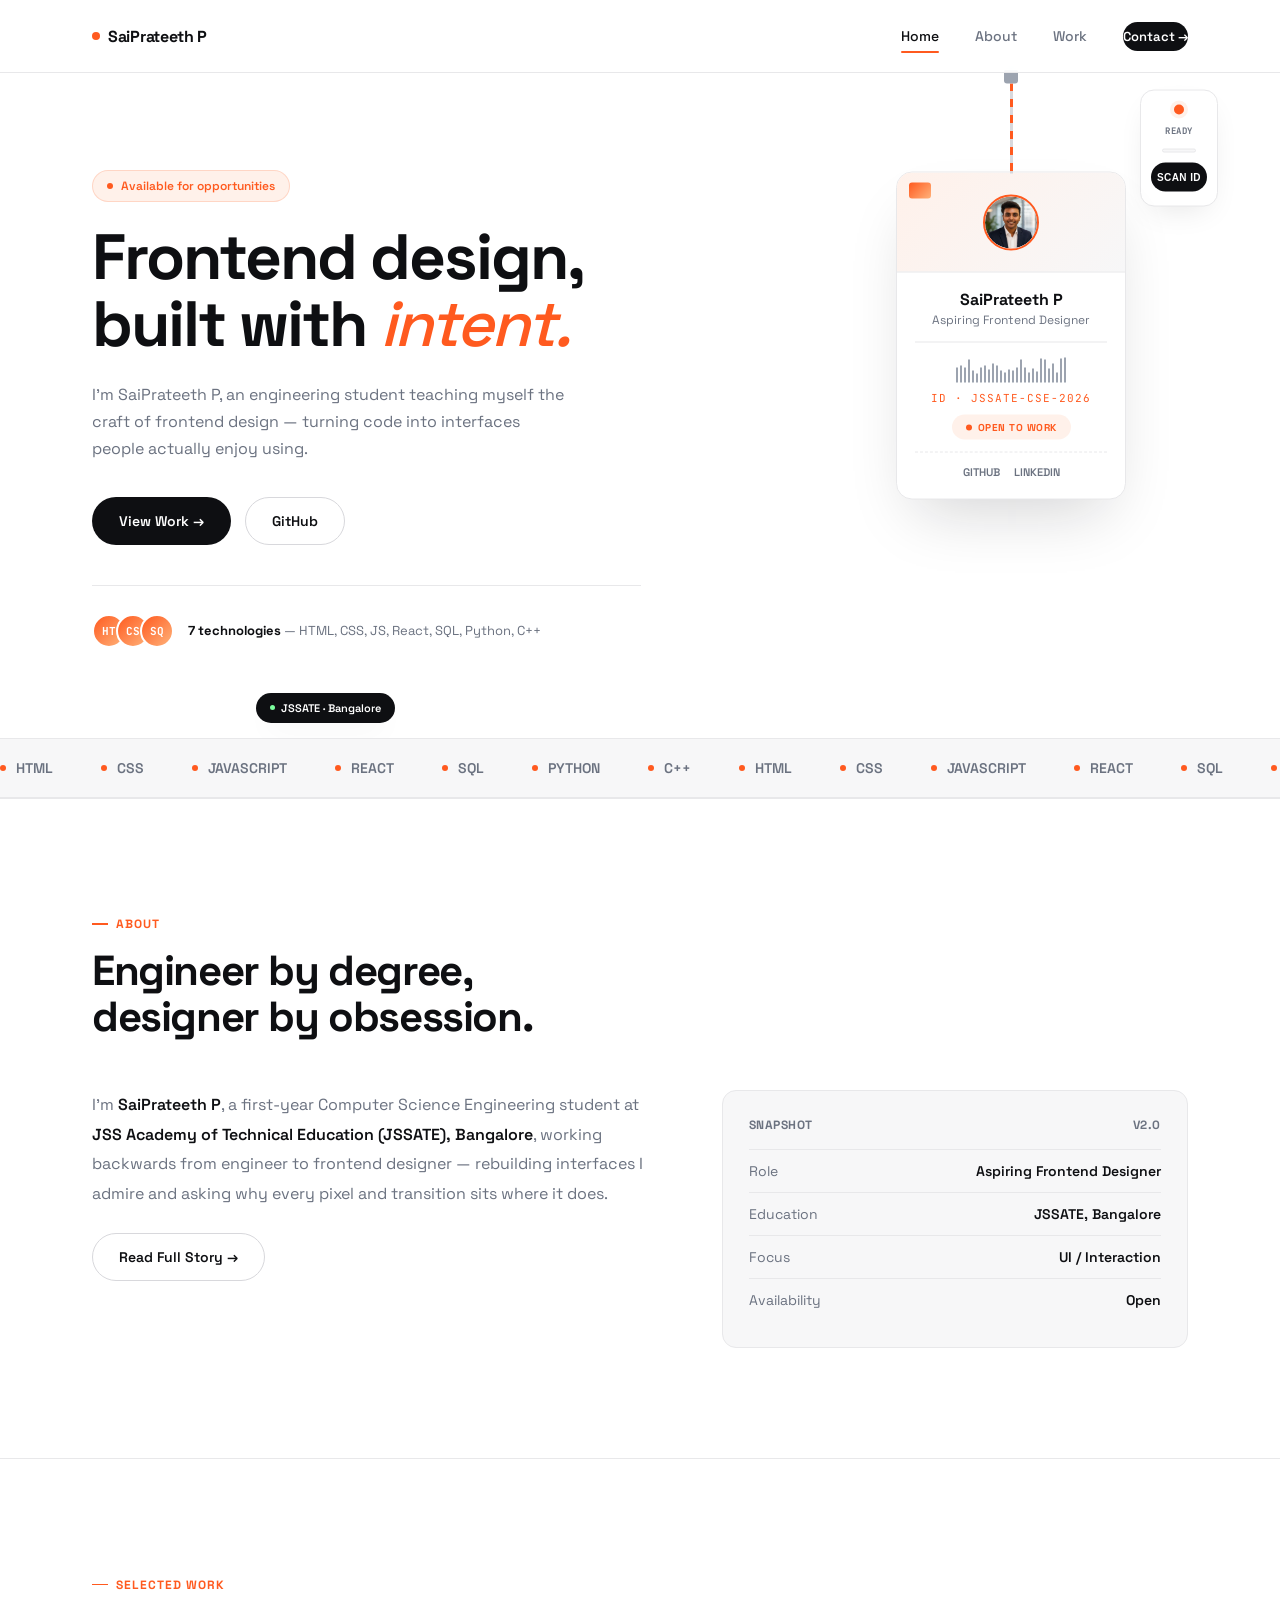
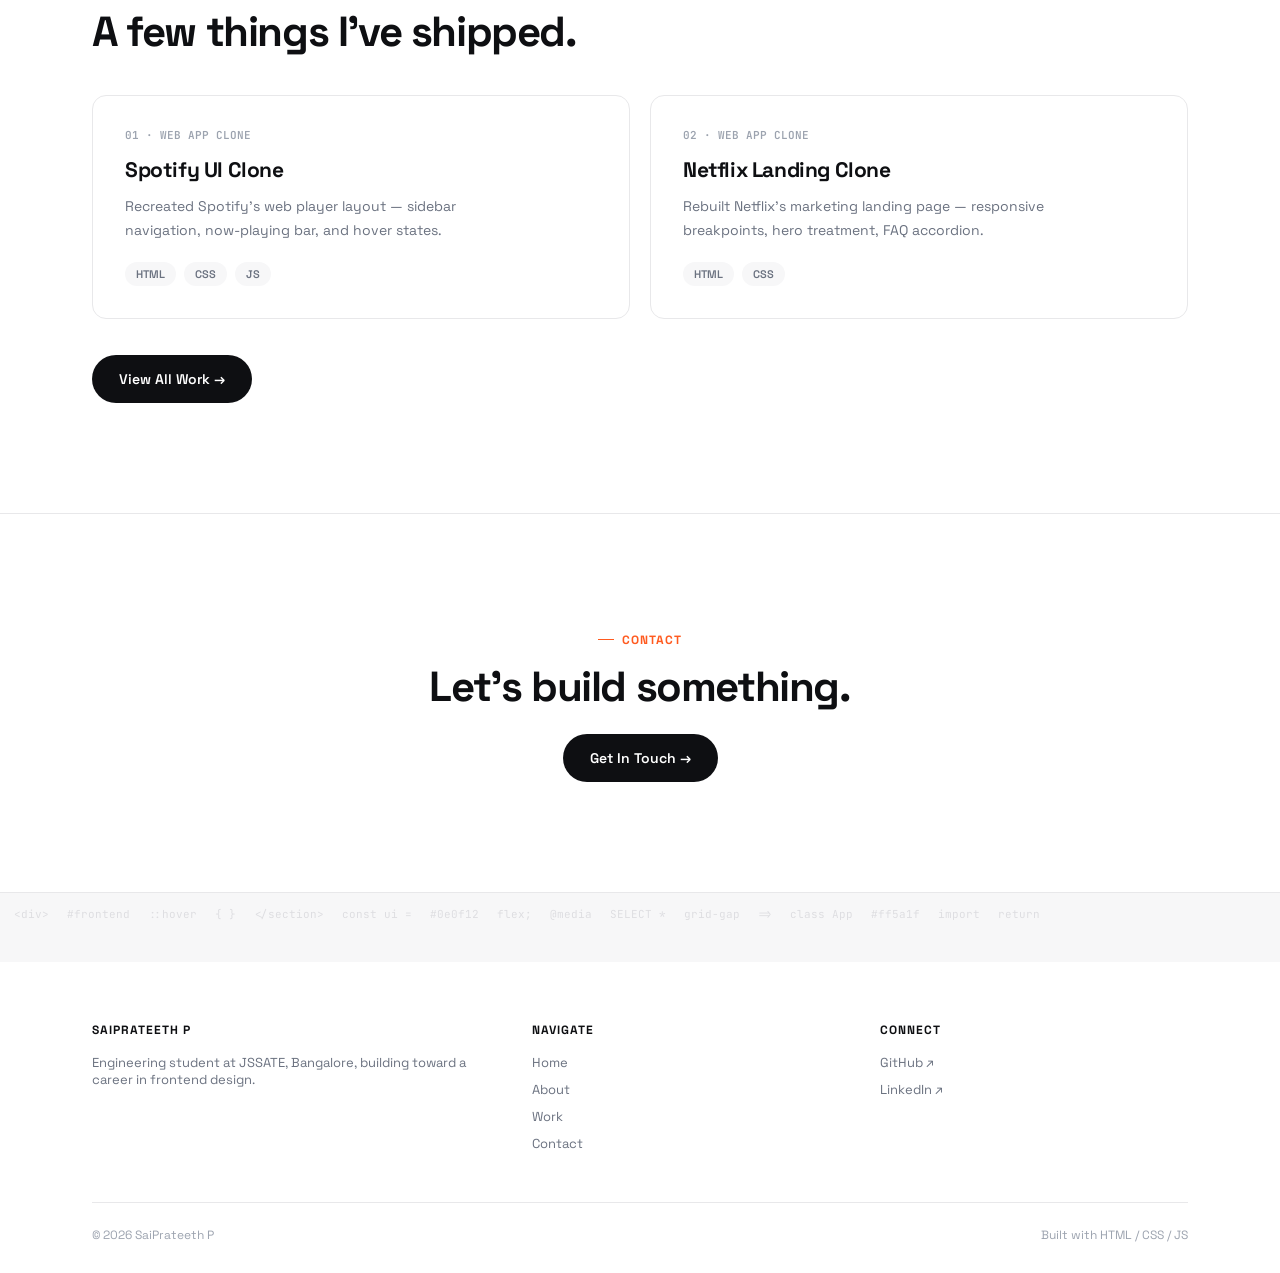
<file: index.html>
<!DOCTYPE html>
<html lang="en">
<head>
<meta charset="UTF-8">
<meta name="viewport" content="width=device-width, initial-scale=1.0">
<title>SaiPrateeth P — Frontend Designer</title>
<link rel="preconnect" href="https://fonts.googleapis.com">
<link rel="preconnect" href="https://fonts.gstatic.com" crossorigin>
<link href="https://fonts.googleapis.com/css2?family=JetBrains+Mono:wght@400;500;600;700&family=Space+Grotesk:wght@400;500;600;700&display=swap" rel="stylesheet">
<link rel="stylesheet" href="style.css">
</head>
<body>

<div class="page-loader" id="pageLoader">
  <div class="page-loader-inner"><div class="spin"></div> Loading</div>
</div>

<nav>
  <div class="wrap">
    <div class="logo"><span class="dot"></span>SaiPrateeth P</div>
    <div class="navlinks" id="navLinks">
      <a href="index.html" data-page="index.html" data-transition>Home</a>
      <a href="about.html" data-page="about.html" data-transition>About</a>
      <a href="projects.html" data-page="projects.html" data-transition>Work</a>
      <a href="contact.html" data-page="contact.html" data-transition class="nav-cta">Contact →</a>
    </div>
    <button class="nav-toggle" id="navToggle" aria-label="Menu"></button>
  </div>
</nav>

<header class="hero">
  <div class="hero-idcard-pin">
    <div class="idcard-combo">
      <div class="idcard-rig">
        <div class="idcard-clip"></div>
        <div class="idcard-lanyard"></div>
        <div class="idcard-body">
          <div class="scan-beam"></div>
          <div class="idcard-header">
            <div class="chip"></div>
            <div class="idcard-avatar">
              <img src="assets/profile.png" alt="SaiPrateeth P"
                   onerror="this.style.display='none'; this.parentElement.textContent='SP';">
            </div>
          </div>
          <div class="idcard-info">
            <div class="idcard-name">SaiPrateeth P</div>
            <div class="idcard-role">Aspiring Frontend Designer</div>
            <div class="idcard-divider"></div>
            <div class="idcard-barcode"></div>
            <div class="idcard-id">ID · JSSATE-CSE-2026</div>
            <div class="idcard-status">OPEN TO WORK</div>
            <div class="idcard-links">
              <a href="https://github.com/Prathuu24" target="_blank" rel="noopener">GITHUB</a>
              <a href="https://www.linkedin.com/in/saiprateeth-p-6721a32bb" target="_blank" rel="noopener">LINKEDIN</a>
            </div>
          </div>
        </div>
      </div>

      <div class="scanner-unit">
        <div class="scanner-body">
          <div class="scanner-light ready"></div>
          <div class="scanner-screen">READY</div>
          <div class="scanner-slot"></div>
          <button class="scanner-btn">SCAN ID</button>
        </div>

        <div class="scan-result">
          <div class="scan-result-head">
            <svg viewBox="0 0 24 24" fill="none" stroke="currentColor" stroke-width="2.5"><path d="M20 6L9 17l-5-5"/></svg>
            Scan Complete
          </div>
          <div class="scan-result-row">
            <span>Status</span>
            <span class="scan-status-chip"><span class="pulse"></span>Open to Work</span>
          </div>
          <div class="scan-result-row">
            <span>GitHub</span>
            <a href="https://github.com/Prathuu24" target="_blank" rel="noopener">Prathuu24 ↗</a>
          </div>
          <div class="scan-result-row">
            <span>LinkedIn</span>
            <a href="https://www.linkedin.com/in/saiprateethp" target="_blank" rel="noopener">saiprateeth-p ↗</a>
          </div>
        </div>
      </div>
    </div>
  </div>

  <div class="wrap">
    <div class="hero-grid">
      <div>
        <span class="badge-pill"><span class="pulse"></span> Available for opportunities</span>
        <h1 class="headline">Frontend design,<br>built with <em>intent.</em></h1>
        <p class="hero-desc">
          I'm SaiPrateeth P, an engineering student teaching myself the craft
          of frontend design — turning code into interfaces people actually
          enjoy using.
        </p>
        <div class="hero-cta">
          <a href="projects.html" data-transition class="btn primary">View Work →</a>
          <a href="https://github.com/Prathuu24" target="_blank" rel="noopener" class="btn outline">GitHub</a>
        </div>
        <div class="hero-social-proof">
          <div class="avatar-stack">
            <div class="dot-avatar">HT</div>
            <div class="dot-avatar">CS</div>
            <div class="dot-avatar">SQ</div>
          </div>
          <p><strong>7 technologies</strong> — HTML, CSS, JS, React, SQL, Python, C++</p>
        </div>
      </div>


                <div class="float-pill" style="bottom: 2%;left:20%;">
          <span class="spark"></span> JSSATE · Bangalore
        </div>

      </div> <!-- .hero-grid -->
    </div> <!-- .wrap -->
</header>
<div class="ticker-wrap">
  <div class="ticker-track">
    <span>HTML</span><span>CSS</span><span>JAVASCRIPT</span><span>REACT</span>
    <span>SQL</span><span>PYTHON</span><span>C++</span>
    <span>HTML</span><span>CSS</span><span>JAVASCRIPT</span><span>REACT</span>
    <span>SQL</span><span>PYTHON</span><span>C++</span>
  </div>
</div>

<section id="about-teaser">
  <div class="wrap">
    <div class="eyebrow reveal">About</div>
    <h2 class="sec-title reveal">Engineer by degree,<br>designer by obsession.</h2>
    <div class="about-grid" style="margin-top:50px;">
      <div class="about-text reveal">
        <p>I'm <strong>SaiPrateeth P</strong>, a first-year Computer Science
        Engineering student at <strong>JSS Academy of Technical Education
        (JSSATE), Bangalore</strong>, working backwards from engineer to
        frontend designer — rebuilding interfaces I admire and asking why
        every pixel and transition sits where it does.</p>
        <a href="about.html" data-transition class="btn outline" style="margin-top:6px;">Read Full Story →</a>
      </div>
      <div class="status-panel reveal">
        <div class="head"><span>Snapshot</span><span>v2.0</span></div>
        <div class="status-row"><span>Role</span><span>Aspiring Frontend Designer</span></div>
        <div class="status-row"><span>Education</span><span>JSSATE, Bangalore</span></div>
        <div class="status-row"><span>Focus</span><span>UI / Interaction</span></div>
        <div class="status-row"><span>Availability</span><span>Open</span></div>
      </div>
    </div>
  </div>
</section>

<section id="work-teaser">
  <div class="wrap">
    <div class="eyebrow reveal">Selected Work</div>
    <h2 class="sec-title reveal">A few things I've shipped.</h2>
    <div class="proj-grid">
      <div class="proj-card reveal" data-cat="clone">
        <div>
          <div class="proj-num">01 · WEB APP CLONE</div>
          <div class="proj-title">Spotify UI Clone</div>
          <p class="proj-desc">Recreated Spotify's web player layout — sidebar navigation, now-playing bar, and hover states.</p>
        </div>
        <div class="proj-tags"><span class="tag">HTML</span><span class="tag">CSS</span><span class="tag">JS</span></div>
      </div>
      <div class="proj-card reveal" data-cat="clone">
        <div>
          <div class="proj-num">02 · WEB APP CLONE</div>
          <div class="proj-title">Netflix Landing Clone</div>
          <p class="proj-desc">Rebuilt Netflix's marketing landing page — responsive breakpoints, hero treatment, FAQ accordion.</p>
        </div>
        <div class="proj-tags"><span class="tag">HTML</span><span class="tag">CSS</span></div>
      </div>
    </div>
    <a href="projects.html" data-transition class="btn primary" style="display:inline-flex;margin-top:36px;">View All Work →</a>
  </div>
</section>

<section id="cta">
  <div class="wrap" style="text-align:center;">
    <div class="eyebrow reveal" style="justify-content:center;">Contact</div>
    <h2 class="sec-title reveal">Let's build something.</h2>
    <a href="contact.html" data-transition class="btn primary reveal" style="margin-top:24px;">Get In Touch →</a>
  </div>
</section>

<div class="texture-band">
  <div class="chars">
    <span>&lt;div&gt;</span><span>#frontend</span><span>::hover</span><span>{ }</span>
    <span>&lt;/section&gt;</span><span>const ui =</span><span>#0e0f12</span><span>flex;</span>
    <span>@media</span><span>SELECT *</span><span>grid-gap</span><span>=&gt;</span>
    <span>class App</span><span>#ff5a1f</span><span>import</span><span>return</span>
  </div>
</div>

<footer class="site-footer">
  <div class="wrap">
    <div class="footer-grid">
      <div class="footer-col">
        <h4>SaiPrateeth P</h4>
        <p>Engineering student at JSSATE, Bangalore, building toward a career in frontend design.</p>
      </div>
      <div class="footer-col">
        <h4>Navigate</h4>
        <a href="index.html" data-transition>Home</a>
        <a href="about.html" data-transition>About</a>
        <a href="projects.html" data-transition>Work</a>
        <a href="contact.html" data-transition>Contact</a>
      </div>
      <div class="footer-col">
        <h4>Connect</h4>
        <a href="https://github.com/Prathuu24" target="_blank" rel="noopener">GitHub ↗</a>
        <a href="https://www.linkedin.com/in/saiprateeth-p-6721a32bb" target="_blank" rel="noopener">LinkedIn ↗</a>
      </div>
    </div>
    <div class="footer-bottom">
      <span>© 2026 SaiPrateeth P</span>
      <span>Built with HTML / CSS / JS</span>
    </div>
  </div>
</footer>

<script src="script.js"></script>
</body>
</html>
</file>
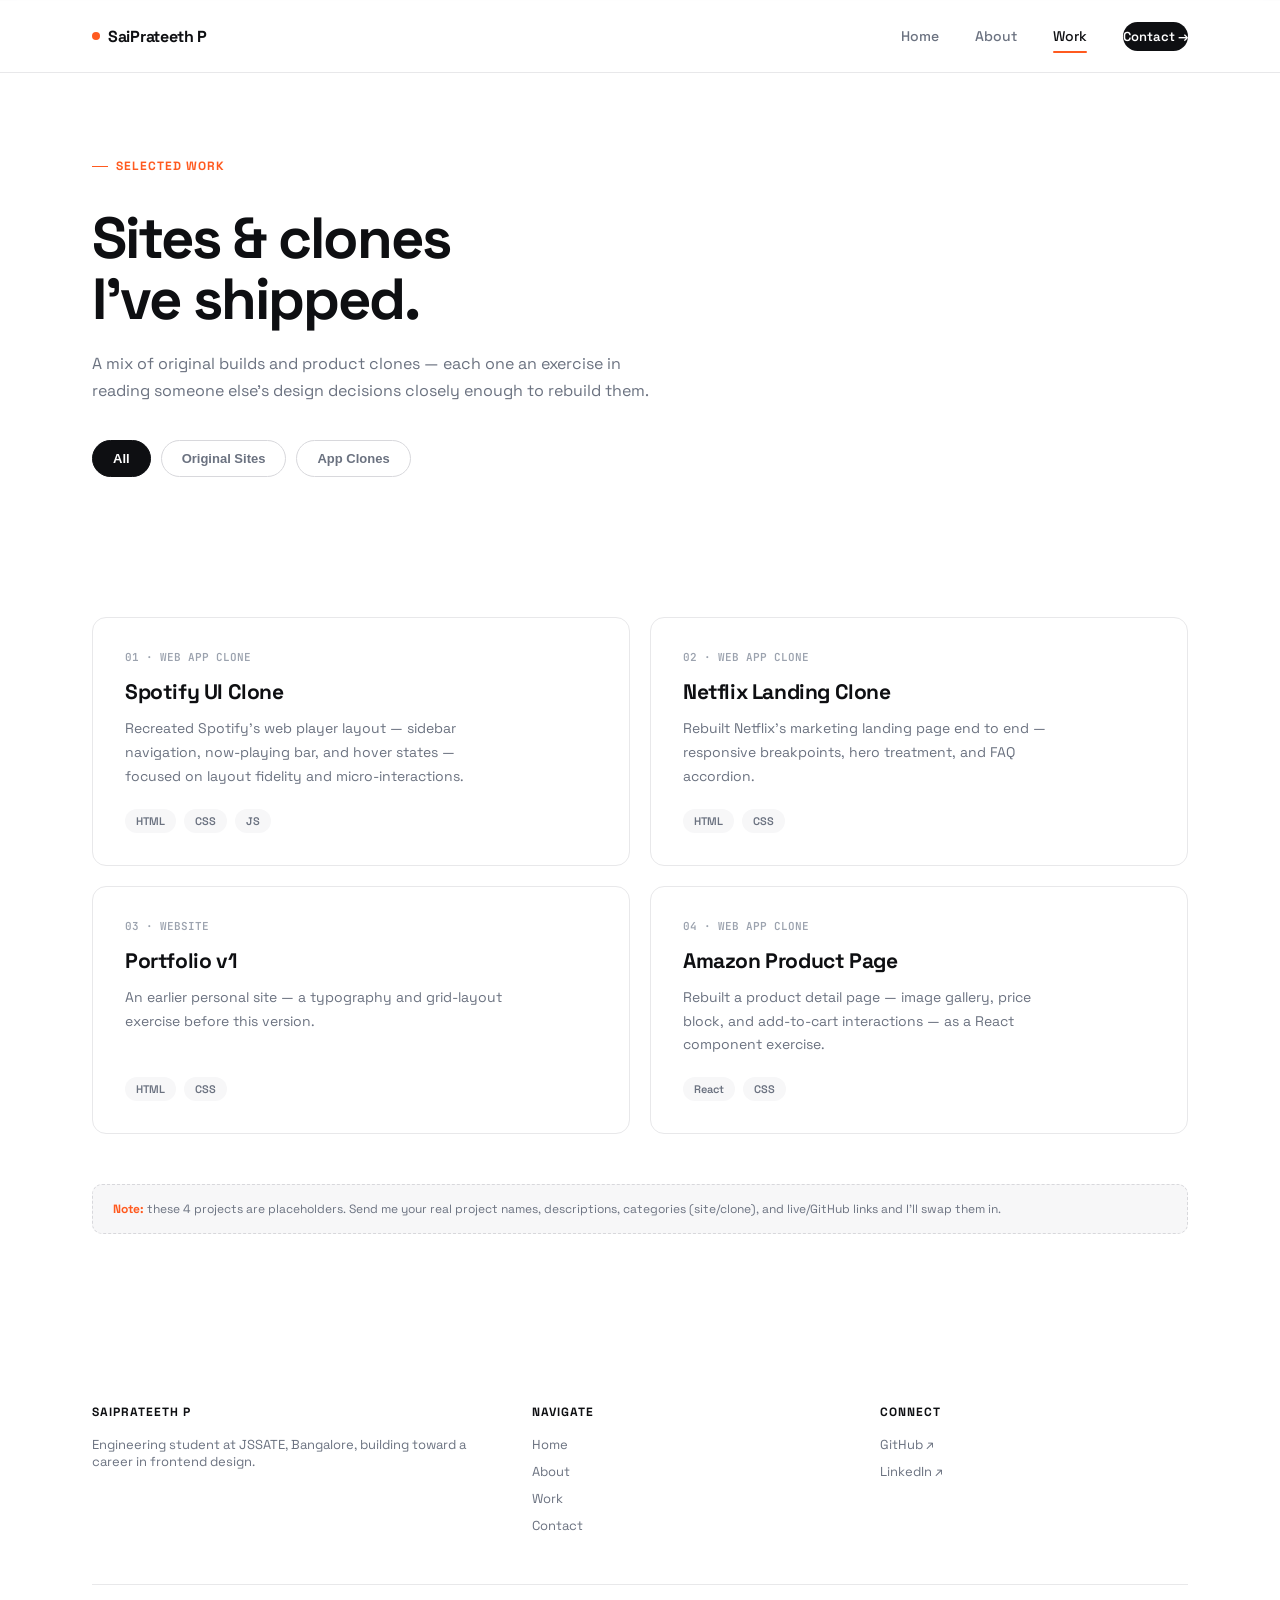
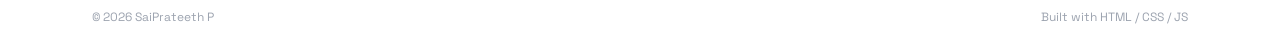
<file: projects.html>
<!DOCTYPE html>
<html lang="en">
<head>
<meta charset="UTF-8">
<meta name="viewport" content="width=device-width, initial-scale=1.0">
<title>Work — SaiPrateeth P</title>
<link rel="preconnect" href="https://fonts.googleapis.com">
<link rel="preconnect" href="https://fonts.gstatic.com" crossorigin>
<link href="https://fonts.googleapis.com/css2?family=JetBrains+Mono:wght@400;500;600;700&family=Space+Grotesk:wght@400;500;600;700&display=swap" rel="stylesheet">
<link rel="stylesheet" href="style.css">
</head>
<body>

<div class="page-loader" id="pageLoader">
  <div class="page-loader-inner"><div class="spin"></div> Loading</div>
</div>

<nav>
  <div class="wrap">
    <div class="logo"><span class="dot"></span>SaiPrateeth P</div>
    <div class="navlinks" id="navLinks">
      <a href="index.html" data-page="index.html" data-transition>Home</a>
      <a href="about.html" data-page="about.html" data-transition>About</a>
      <a href="projects.html" data-page="projects.html" data-transition>Work</a>
      <a href="contact.html" data-page="contact.html" data-transition class="nav-cta">Contact →</a>
    </div>
    <button class="nav-toggle" id="navToggle" aria-label="Menu"></button>
  </div>
</nav>

<section class="page-hero">
  <div class="wrap">
    <div class="eyebrow reveal">Selected Work</div>
    <h1 class="reveal">Sites & clones<br>I've shipped.</h1>
    <p class="reveal">A mix of original builds and product clones — each one an exercise in reading someone else's design decisions closely enough to rebuild them.</p>
    <div class="filter-tabs reveal">
      <button class="filter-tab active" data-filter="all">All</button>
      <button class="filter-tab" data-filter="site">Original Sites</button>
      <button class="filter-tab" data-filter="clone">App Clones</button>
    </div>
  </div>
</section>

<section style="border-top:none;padding-top:40px;">
  <div class="wrap">
    <div class="proj-grid">
      <div class="proj-card reveal" data-cat="clone">
        <div>
          <div class="proj-num">01 · WEB APP CLONE</div>
          <div class="proj-title">Spotify UI Clone</div>
          <p class="proj-desc">Recreated Spotify's web player layout — sidebar navigation, now-playing bar, and hover states — focused on layout fidelity and micro-interactions.</p>
        </div>
        <div class="proj-tags"><span class="tag">HTML</span><span class="tag">CSS</span><span class="tag">JS</span></div>
      </div>

      <div class="proj-card reveal" data-cat="clone">
        <div>
          <div class="proj-num">02 · WEB APP CLONE</div>
          <div class="proj-title">Netflix Landing Clone</div>
          <p class="proj-desc">Rebuilt Netflix's marketing landing page end to end — responsive breakpoints, hero treatment, and FAQ accordion.</p>
        </div>
        <div class="proj-tags"><span class="tag">HTML</span><span class="tag">CSS</span></div>
      </div>

      <div class="proj-card reveal" data-cat="site">
        <div>
          <div class="proj-num">03 · WEBSITE</div>
          <div class="proj-title">Portfolio v1</div>
          <p class="proj-desc">An earlier personal site — a typography and grid-layout exercise before this version.</p>
        </div>
        <div class="proj-tags"><span class="tag">HTML</span><span class="tag">CSS</span></div>
      </div>

      <div class="proj-card reveal" data-cat="clone">
        <div>
          <div class="proj-num">04 · WEB APP CLONE</div>
          <div class="proj-title">Amazon Product Page</div>
          <p class="proj-desc">Rebuilt a product detail page — image gallery, price block, and add-to-cart interactions — as a React component exercise.</p>
        </div>
        <div class="proj-tags"><span class="tag">React</span><span class="tag">CSS</span></div>
      </div>
    </div>
    <p class="placeholder-note reveal"><strong>Note:</strong> these 4 projects are placeholders. Send me your real project names, descriptions, categories (site/clone), and live/GitHub links and I'll swap them in.</p>
  </div>
</section>

<footer class="site-footer">
  <div class="wrap">
    <div class="footer-grid">
      <div class="footer-col">
        <h4>SaiPrateeth P</h4>
        <p>Engineering student at JSSATE, Bangalore, building toward a career in frontend design.</p>
      </div>
      <div class="footer-col">
        <h4>Navigate</h4>
        <a href="index.html" data-transition>Home</a>
        <a href="about.html" data-transition>About</a>
        <a href="projects.html" data-transition>Work</a>
        <a href="contact.html" data-transition>Contact</a>
      </div>
      <div class="footer-col">
        <h4>Connect</h4>
        <a href="https://github.com/Prathuu24" target="_blank" rel="noopener">GitHub ↗</a>
        <a href="https://www.linkedin.com/in/saiprateeth-p-6721a32bb" target="_blank" rel="noopener">LinkedIn ↗</a>
      </div>
    </div>
    <div class="footer-bottom">
      <span>© 2026 SaiPrateeth P</span>
      <span>Built with HTML / CSS / JS</span>
    </div>
  </div>
</footer>

<script src="script.js"></script>
</body>
</html>
</file>
<file: style.css>
:root{
  --bg:#ffffff;
  --bg-soft:#f7f7f8;
  --panel:#ffffff;
  --text:#0e0f12;
  --text-dim:#6b7280;
  --text-faint:#9ca3af;
  --line:#e8e8ea;
  --line-strong:#d8d8dc;
  --accent:#ff5a1f;
  --accent-soft:#fff1ea;
  --accent-dark:#0e0f12;
  --radius:14px;
  --shadow-sm:0 1px 2px rgba(15,15,20,0.04);
  --shadow-md:0 12px 32px -12px rgba(15,15,20,0.12);
  --shadow-lg:0 30px 60px -20px rgba(15,15,20,0.18);
}

*{margin:0;padding:0;box-sizing:border-box;}
html{scroll-behavior:smooth;}
body{
  background:var(--bg);
  color:var(--text);
  font-family:'Space Grotesk',sans-serif;
  overflow-x:hidden;
  -webkit-font-smoothing:antialiased;
}
::selection{background:var(--accent);color:#fff;}
a{color:inherit;text-decoration:none;}
.mono{font-family:'JetBrains Mono',monospace;}

.wrap{max-width:1160px;margin:0 auto;padding:0 32px;}

/* ---------- nav ---------- */
nav{
  position:fixed;top:0;left:0;right:0;z-index:500;
  background:rgba(255,255,255,0.85);
  backdrop-filter:blur(10px);
  border-bottom:1px solid var(--line);
}
nav .wrap{display:flex;align-items:center;justify-content:space-between;height:72px;}
.logo{font-weight:700;font-size:16px;letter-spacing:-0.3px;display:flex;align-items:center;gap:8px;}
.logo .dot{width:8px;height:8px;border-radius:50%;background:var(--accent);}
.navlinks{display:flex;align-items:center;gap:36px;font-size:14px;font-weight:500;color:var(--text-dim);}
.navlinks a{position:relative;padding:6px 0;transition:color .2s;}
.navlinks a:hover{color:var(--text);}
.navlinks a.active{color:var(--text);}
.navlinks a.active::after{
  content:'';position:absolute;left:0;right:0;bottom:-2px;height:2px;background:var(--accent);border-radius:2px;
}
.nav-cta{
  font-size:13px;font-weight:600;background:var(--accent-dark);color:#fff;
  padding:10px 20px;border-radius:100px;transition:transform .2s,box-shadow .2s;
  display:inline-flex;align-items:center;gap:6px;
}
.nav-cta:hover{transform:translateY(-1px);box-shadow:var(--shadow-md);}
.nav-toggle{
  display:none;background:none;border:1px solid var(--line);border-radius:8px;
  width:38px;height:38px;align-items:center;justify-content:center;cursor:pointer;
}
.nav-toggle span, .nav-toggle::before, .nav-toggle::after{
  content:'';display:block;width:16px;height:1.5px;background:var(--text);
}
.nav-toggle{flex-direction:column;gap:4px;}
@media(max-width:800px){
  .navlinks{
    position:fixed;top:72px;left:0;right:0;bottom:0;background:#fff;
    flex-direction:column;align-items:flex-start;gap:0;padding:20px 32px;
    transform:translateY(-110%);transition:transform .4s cubic-bezier(.76,0,.24,1);
  }
  .navlinks.open{transform:translateY(0);}
  .navlinks a{width:100%;padding:18px 0;border-bottom:1px solid var(--line);font-size:16px;}
  .navlinks .nav-cta{margin-top:16px;}
  .nav-toggle{display:flex;}
}

/* ---------- badge / pill ---------- */
.badge-pill{
  display:inline-flex;align-items:center;gap:8px;
  background:var(--accent-soft);color:var(--accent);
  font-size:12px;font-weight:600;padding:7px 14px;border-radius:100px;
  border:1px solid rgba(255,90,31,0.18);
}
.badge-pill .pulse{
  width:6px;height:6px;border-radius:50%;background:var(--accent);
  animation:pulse 1.6s ease-in-out infinite;
}
@keyframes pulse{0%,100%{opacity:1;}50%{opacity:.35;}}

/* ---------- buttons ---------- */
.btn{
  font-size:14px;font-weight:600;padding:14px 26px;border-radius:100px;
  display:inline-flex;align-items:center;gap:8px;transition:all .25s;
  border:1px solid transparent;
}
.btn.primary{background:var(--accent-dark);color:#fff;}
.btn.primary:hover{transform:translateY(-2px);box-shadow:var(--shadow-md);}
.btn.outline{border-color:var(--line-strong);color:var(--text);}
.btn.outline:hover{border-color:var(--text);background:var(--bg-soft);}
.btn.accent{background:var(--accent);color:#fff;}
.btn.accent:hover{transform:translateY(-2px);box-shadow:0 12px 28px -10px rgba(255,90,31,0.5);}

/* ---------- hero ---------- */
header.hero{
  padding:170px 0 90px;position:relative;overflow:hidden;
}
.hero-grid{display:grid;grid-template-columns:1.05fr .95fr;gap:50px;align-items:center;}
@media(max-width:960px){.hero-grid{grid-template-columns:1fr;}}
h1.headline{
  font-size:clamp(38px,5.4vw,64px);font-weight:700;letter-spacing:-2px;line-height:1.04;
  margin-top:22px;
}
h1.headline em{
  font-style:italic;font-weight:500;color:var(--accent);
}
.hero-desc{
  margin-top:24px;max-width:480px;font-size:16px;line-height:1.7;color:var(--text-dim);
}
.hero-cta{margin-top:34px;display:flex;gap:14px;flex-wrap:wrap;}
.hero-social-proof{
  margin-top:40px;display:flex;align-items:center;gap:14px;
  padding-top:28px;border-top:1px solid var(--line);
}
.avatar-stack{display:flex;}
.avatar-stack .dot-avatar{
  width:34px;height:34px;border-radius:50%;border:2px solid #fff;
  background:linear-gradient(135deg,var(--accent),#ffb27a);
  margin-left:-10px;display:flex;align-items:center;justify-content:center;
  font-family:'JetBrains Mono',monospace;font-size:11px;font-weight:700;color:#fff;
}
.avatar-stack .dot-avatar:first-child{margin-left:0;}
.hero-social-proof p{font-size:13px;color:var(--text-dim);}
.hero-social-proof strong{color:var(--text);}

/* ---------- hero graphic (dotted sphere) ---------- */
.hero-graphic{position:relative;display:flex;align-items:center;justify-content:center;min-height:380px;}
.dot-sphere{
  width:340px;height:340px;border-radius:50%;position:relative;
  background-image:radial-gradient(var(--line-strong) 1.2px, transparent 1.2px);
  background-size:14px 14px;
  -webkit-mask-image:radial-gradient(circle, black 62%, transparent 72%);
  mask-image:radial-gradient(circle, black 62%, transparent 72%);
  animation:sphereSpin 40s linear infinite;
}
@keyframes sphereSpin{
  from{background-position:0 0;}
  to{background-position:340px 0;}
}
.sphere-dot{
  position:absolute;width:8px;height:8px;border-radius:50%;background:var(--accent);
  box-shadow:0 0 0 6px var(--accent-soft);
}
.float-card{
  position:absolute;background:#fff;border:1px solid var(--line);border-radius:12px;
  box-shadow:var(--shadow-lg);padding:14px 16px;min-width:210px;
  animation:floatCard 5s ease-in-out infinite;
}
@keyframes floatCard{0%,100%{transform:translateY(0);}50%{transform:translateY(-8px);}}
.float-card .fc-top{display:flex;align-items:center;gap:8px;font-size:11px;font-weight:700;color:var(--accent);letter-spacing:.3px;}
.float-card .fc-top .live-dot{width:6px;height:6px;border-radius:50%;background:var(--accent);animation:pulse 1.4s ease-in-out infinite;}
.float-card .fc-title{font-size:14px;font-weight:700;margin-top:6px;}
.float-card .fc-sub{font-size:11px;color:var(--text-dim);margin-top:2px;}
.float-pill{
  position:absolute;background:var(--accent-dark);color:#fff;font-size:11px;font-weight:600;
  padding:8px 14px;border-radius:100px;box-shadow:var(--shadow-md);
  display:flex;align-items:center;gap:6px;
}
.float-pill .spark{width:5px;height:5px;border-radius:50%;background:#7CFF9E;}

/* ---------- reveal ---------- */
.reveal{
  opacity:0;transform:translateY(18px);
  transition:opacity .7s cubic-bezier(.16,1,.3,1), transform .7s cubic-bezier(.16,1,.3,1);
}
.reveal.in{opacity:1;transform:translateY(0);}

/* ---------- sections ---------- */
section{padding:110px 0;border-top:1px solid var(--line);}
.eyebrow{
  display:inline-flex;align-items:center;gap:8px;font-size:12px;font-weight:700;
  color:var(--accent);text-transform:uppercase;letter-spacing:1px;margin-bottom:16px;
}
.eyebrow::before{content:'';width:16px;height:1.5px;background:var(--accent);}
h2.sec-title{font-size:clamp(28px,4vw,42px);font-weight:700;letter-spacing:-1.4px;line-height:1.1;}
.sec-desc{margin-top:16px;max-width:560px;color:var(--text-dim);font-size:15px;line-height:1.7;}

/* ---------- page hero (sub-pages) ---------- */
.page-hero{padding:150px 0 60px;}
.page-hero h1{font-size:clamp(34px,6vw,58px);font-weight:700;letter-spacing:-2px;line-height:1.05;margin-top:18px;}
.page-hero p{margin-top:20px;max-width:560px;color:var(--text-dim);font-size:16px;line-height:1.7;}

/* ---------- about ---------- */
.about-grid{display:grid;grid-template-columns:1.1fr .9fr;gap:60px;align-items:start;}
@media(max-width:860px){.about-grid{grid-template-columns:1fr;}}
.about-text p{font-size:16px;line-height:1.85;color:var(--text-dim);margin-bottom:18px;}
.about-text strong{color:var(--text);font-weight:600;}
.status-panel{
  background:var(--bg-soft);border:1px solid var(--line);border-radius:var(--radius);padding:26px;
}
.status-panel .head{
  font-size:12px;font-weight:700;color:var(--text-dim);margin-bottom:16px;
  display:flex;justify-content:space-between;text-transform:uppercase;letter-spacing:.5px;
}
.status-row{
  display:flex;justify-content:space-between;padding:12px 0;border-top:1px solid var(--line);
  font-size:14px;color:var(--text-dim);
}
.status-row span:last-child{color:var(--text);font-weight:600;}

/* ---------- avatar frame (simplified, light) ---------- */
.avatar-frame{
  width:150px;height:150px;border-radius:50%;overflow:hidden;
  border:3px solid #fff;box-shadow:var(--shadow-md);margin-bottom:30px;
  background:linear-gradient(135deg,var(--accent-soft),var(--bg-soft));
}
.avatar-frame img{width:100%;height:100%;object-fit:cover;display:block;}
.avatar-fallback{
  display:none;width:100%;height:100%;align-items:center;justify-content:center;
  font-weight:800;font-size:44px;color:var(--accent);
}

/* ---------- resume button ---------- */
.btn.resume svg{width:14px;height:14px;}

/* ---------- skills ---------- */
.skills-list{display:flex;flex-direction:column;margin-top:10px;}
.skill-row{
  display:grid;grid-template-columns:140px 1fr 54px;align-items:center;gap:20px;
  padding:18px 0;border-top:1px solid var(--line);font-size:14px;
}
.skill-row:last-child{border-bottom:1px solid var(--line);}
.skill-name{font-weight:600;}
.skill-bar-track{height:6px;background:var(--bg-soft);border-radius:4px;overflow:hidden;}
.skill-bar-fill{
  height:100%;width:0%;border-radius:4px;
  background:linear-gradient(90deg,var(--accent),#ffb27a);
}
.skill-bar-fill.animate{transition:width 1.3s cubic-bezier(.16,1,.3,1);}
.skill-pct{text-align:right;color:var(--text-dim);font-weight:600;}

/* ---------- timeline ---------- */
.timeline{position:relative;margin-top:50px;padding-left:32px;}
.timeline::before{content:'';position:absolute;left:5px;top:6px;bottom:6px;width:1px;background:var(--line);}
.timeline-item{position:relative;padding-bottom:44px;}
.timeline-item:last-child{padding-bottom:0;}
.timeline-dot{
  position:absolute;left:-32px;top:4px;width:11px;height:11px;border-radius:50%;
  background:#fff;border:2px solid var(--accent);box-shadow:0 0 0 4px #fff;
}
.timeline-date{font-size:12px;font-weight:700;color:var(--accent);margin-bottom:6px;letter-spacing:.4px;text-transform:uppercase;}
.timeline-title{font-weight:700;font-size:18px;margin-bottom:8px;}
.timeline-desc{color:var(--text-dim);font-size:14px;line-height:1.7;max-width:520px;}

/* ---------- now panel ---------- */
.now-panel{margin-top:60px;border:1px solid var(--line);background:var(--bg-soft);border-radius:var(--radius);padding:28px;}
.now-panel .head{font-size:12px;font-weight:700;color:var(--text-dim);text-transform:uppercase;letter-spacing:1px;margin-bottom:18px;display:flex;justify-content:space-between;}
.now-list{display:flex;flex-direction:column;gap:14px;}
.now-item{display:flex;gap:12px;font-size:14px;color:var(--text-dim);align-items:flex-start;}
.now-item::before{content:'';width:6px;height:6px;border-radius:50%;background:var(--accent);margin-top:7px;flex-shrink:0;}

/* ---------- filter tabs ---------- */
.filter-tabs{display:flex;gap:10px;flex-wrap:wrap;margin-top:36px;}
.filter-tab{
  font-size:13px;font-weight:600;padding:10px 20px;border-radius:100px;
  border:1px solid var(--line-strong);color:var(--text-dim);background:none;cursor:pointer;transition:all .2s;
}
.filter-tab:hover{border-color:var(--text-dim);color:var(--text);}
.filter-tab.active{background:var(--accent-dark);border-color:var(--accent-dark);color:#fff;}

/* ---------- projects ---------- */
.proj-grid{display:grid;grid-template-columns:1fr 1fr;gap:20px;margin-top:40px;}
@media(max-width:760px){.proj-grid{grid-template-columns:1fr;}}
.proj-card{
  background:#fff;border:1px solid var(--line);border-radius:var(--radius);
  padding:32px;min-height:220px;display:flex;flex-direction:column;justify-content:space-between;
  transition:transform .3s ease, box-shadow .3s ease, border-color .3s ease;
}
.proj-card:hover{transform:translateY(-4px);box-shadow:var(--shadow-md);border-color:var(--line-strong);}
.proj-num{font-family:'JetBrains Mono',monospace;font-size:11px;color:var(--text-faint);font-weight:600;}
.proj-title{font-weight:700;font-size:21px;margin-top:14px;letter-spacing:-0.4px;}
.proj-desc{color:var(--text-dim);font-size:14px;line-height:1.7;margin-top:12px;max-width:380px;}
.proj-tags{display:flex;gap:8px;flex-wrap:wrap;margin-top:20px;}
.tag{font-size:11px;font-weight:600;padding:5px 11px;border-radius:100px;background:var(--bg-soft);color:var(--text-dim);}
.proj-card.hidden{display:none;}

.placeholder-note{
  font-size:12px;color:var(--text-dim);margin-top:50px;border:1px dashed var(--line-strong);
  border-radius:10px;padding:16px 20px;background:var(--bg-soft);
}
.placeholder-note strong{color:var(--accent);}

/* ---------- ticker ---------- */
.ticker-wrap{overflow:hidden;border-top:1px solid var(--line);border-bottom:1px solid var(--line);padding:20px 0;background:var(--bg-soft);}
.ticker-track{display:flex;gap:48px;white-space:nowrap;width:max-content;animation:tickerScroll 18s linear infinite;font-size:14px;font-weight:600;color:var(--text-dim);}
.ticker-track span{display:flex;align-items:center;gap:10px;}
.ticker-track span::before{content:'';width:6px;height:6px;border-radius:50%;background:var(--accent);}
@keyframes tickerScroll{from{transform:translateX(0);}to{transform:translateX(-50%);}}

/* ---------- contact form ---------- */
.contact-layout{display:grid;grid-template-columns:1fr 1fr;gap:60px;margin-top:50px;}
@media(max-width:860px){.contact-layout{grid-template-columns:1fr;}}
.form-field{margin-bottom:22px;}
.form-field label{display:block;font-size:13px;font-weight:600;color:var(--text);margin-bottom:8px;}
.form-field input,.form-field textarea{
  width:100%;background:var(--bg-soft);border:1px solid var(--line);border-radius:10px;
  color:var(--text);padding:14px 16px;font-family:'Space Grotesk',sans-serif;font-size:14px;
  outline:none;transition:border-color .25s,background .25s;resize:vertical;
}
.form-field input:focus,.form-field textarea:focus{border-color:var(--accent);background:#fff;}
.form-field textarea{min-height:130px;}
.submit-btn{
  font-size:14px;font-weight:700;padding:16px 30px;background:var(--accent-dark);color:#fff;
  border:none;border-radius:100px;cursor:pointer;transition:transform .2s;
}
.submit-btn:hover{transform:translateY(-2px);}
.submit-btn:disabled{opacity:.6;}
.form-status{margin-top:14px;font-size:13px;color:var(--text-dim);min-height:18px;}
.form-status.success{color:var(--accent);font-weight:600;}

.copy-btn{
  font-size:12px;font-weight:600;border:1px solid var(--line-strong);background:none;color:var(--text-dim);
  padding:6px 14px;border-radius:100px;cursor:pointer;margin-left:10px;transition:all .2s;
}
.copy-btn:hover{border-color:var(--accent);color:var(--accent);}
.copy-btn.copied{border-color:var(--accent);color:var(--accent);background:var(--accent-soft);}

.direct-line{
  display:flex;align-items:center;flex-wrap:wrap;gap:6px;font-size:14px;color:var(--text-dim);
  padding:16px 0;border-top:1px solid var(--line);
}
.direct-line:last-child{border-bottom:1px solid var(--line);}
.direct-line strong{color:var(--text);min-width:90px;display:inline-block;}

/* ---------- QR / share ---------- */
.qr-panel{
  border:1px solid var(--line);background:var(--bg-soft);border-radius:var(--radius);
  padding:24px;margin-top:30px;display:flex;gap:20px;align-items:center;flex-wrap:wrap;
}
.qr-panel img{width:100px;height:100px;background:#fff;padding:6px;border-radius:8px;flex-shrink:0;box-shadow:var(--shadow-sm);}
.qr-panel-text{flex:1;min-width:180px;}
.qr-panel-text .head{font-size:12px;font-weight:700;color:var(--accent);text-transform:uppercase;letter-spacing:1px;margin-bottom:8px;}
.qr-panel-text p{color:var(--text-dim);font-size:13px;line-height:1.6;}
.share-row{display:flex;gap:10px;margin-top:20px;flex-wrap:wrap;}
.share-btn{
  font-size:12px;font-weight:600;border:1px solid var(--line-strong);color:var(--text-dim);
  padding:10px 18px;border-radius:100px;display:flex;align-items:center;gap:8px;transition:all .2s;cursor:pointer;background:none;
}
.share-btn:hover{border-color:var(--accent);color:var(--accent);}

/* ---------- ID card (light) ---------- */
.idcard-section{display:flex;justify-content:center;padding:80px 0 30px;perspective:1000px;}
.idcard-rig{
  position:relative;display:flex;flex-direction:column;align-items:center;
  transform-origin:top center;animation:idcardSway 4.5s ease-in-out infinite;
  cursor:grab;touch-action:none;user-select:none;
}
.idcard-rig.dragging{animation:none;cursor:grabbing;}
.idcard-rig.snap{animation:none;transition:transform .6s cubic-bezier(.34,1.8,.4,1);}
@keyframes idcardSway{0%,100%{transform:rotate(-3deg);}50%{transform:rotate(3deg);}}
.idcard-clip{width:14px;height:14px;border-radius:3px;background:var(--text-faint);z-index:3;}
.idcard-lanyard{width:3px;height:90px;background:repeating-linear-gradient(to bottom,var(--accent) 0px,var(--accent) 8px,var(--line-strong) 8px,var(--line-strong) 16px);z-index:2;}
.idcard-body{
  width:230px;background:#fff;border:1px solid var(--line);border-radius:16px;
  box-shadow:var(--shadow-lg);overflow:hidden;margin-top:-2px;
}
.idcard-header{
  height:100px;background:linear-gradient(135deg,var(--accent-soft),var(--bg-soft));
  position:relative;display:flex;align-items:center;justify-content:center;border-bottom:1px solid var(--line);
}
.idcard-header .chip{position:absolute;top:10px;left:12px;width:22px;height:16px;border-radius:3px;background:linear-gradient(135deg,var(--accent),#ffb27a);}
.idcard-avatar{
  width:56px;height:56px;border-radius:50%;background:#fff;border:2px solid var(--accent);
  display:flex;align-items:center;justify-content:center;font-weight:800;font-size:20px;color:var(--accent);overflow:hidden;
}
.idcard-avatar img{width:100%;height:100%;object-fit:cover;border-radius:50%;}
.idcard-info{padding:16px 18px 20px;text-align:center;}
.idcard-name{font-weight:700;font-size:16px;}
.idcard-role{font-size:12px;color:var(--text-dim);margin-top:2px;}
.idcard-divider{height:1px;background:var(--line);margin:14px 0;}
.idcard-barcode{display:flex;align-items:flex-end;justify-content:center;gap:2px;height:26px;margin-bottom:8px;}
.idcard-barcode span{width:2px;background:var(--text-faint);display:inline-block;}
.idcard-id{font-family:'JetBrains Mono',monospace;font-size:11px;color:var(--accent);letter-spacing:1px;}
.idcard-status{
  display:inline-block;margin-top:10px;font-size:10px;font-weight:700;letter-spacing:.5px;
  padding:6px 14px;border-radius:100px;background:var(--accent-soft);color:var(--accent);
}
.idcard-status::before{content:'';display:inline-block;width:6px;height:6px;border-radius:50%;background:var(--accent);margin-right:6px;animation:pulse 1.4s ease-in-out infinite;}
.idcard-links{display:flex;justify-content:center;gap:14px;margin-top:12px;padding-top:12px;border-top:1px dashed var(--line);}
.idcard-links a{font-size:11px;font-weight:600;color:var(--text-dim);transition:color .2s;}
.idcard-links a:hover{color:var(--accent);}
.idcard-hint{margin-top:14px;font-size:12px;color:var(--text-faint);text-align:center;}

/* ---------- texture footer band ---------- */
.texture-band{
  height:70px;overflow:hidden;position:relative;
  background:var(--bg-soft);border-top:1px solid var(--line);
}
.texture-band .chars{
  position:absolute;inset:0;display:flex;flex-wrap:wrap;gap:18px;padding:14px;
  font-family:'JetBrains Mono',monospace;font-size:11px;color:var(--line-strong);opacity:.8;
}

/* ---------- footer ---------- */
.site-footer{padding:60px 0 30px;}
.footer-grid{display:grid;grid-template-columns:1.3fr 1fr 1fr;gap:40px;margin-bottom:40px;}
@media(max-width:720px){.footer-grid{grid-template-columns:1fr;gap:30px;}}
.footer-col h4{font-size:12px;font-weight:700;color:var(--text);text-transform:uppercase;letter-spacing:1px;margin-bottom:16px;}
.footer-col a,.footer-col p{display:block;color:var(--text-dim);font-size:13px;margin-bottom:10px;transition:color .2s;}
.footer-col a:hover{color:var(--accent);}
.footer-bottom{display:flex;justify-content:space-between;flex-wrap:wrap;gap:10px;font-size:12px;color:var(--text-faint);border-top:1px solid var(--line);padding-top:24px;}

/* ---------- page transition ---------- */
.page-loader{
  position:fixed;inset:0;z-index:20000;background:var(--bg);
  display:flex;align-items:center;justify-content:center;
  transform:translateY(0);transition:transform .55s cubic-bezier(.76,0,.24,1);
}
.page-loader.hide{transform:translateY(-100%);}
.page-loader-inner{display:flex;align-items:center;gap:10px;font-size:13px;font-weight:600;color:var(--text-dim);}
.page-loader-inner .spin{
  width:16px;height:16px;border-radius:50%;border:2px solid var(--line);border-top-color:var(--accent);
  animation:spin .7s linear infinite;
}
@keyframes spin{to{transform:rotate(360deg);}}

/* =========================================================
   ID CARD + SCANNER COMBO
   ========================================================= */
.idcard-combo{
  display:flex;align-items:flex-start;justify-content:center;gap:26px;flex-wrap:wrap;
}

/* card gets slightly upgraded transform handling for multi-axis drag */
.idcard-rig{ will-change:transform; }
.idcard-body{ position:relative; }

/* ---------- scan beam sweep ---------- */
.idcard-body .scan-beam{
  position:absolute;left:0;right:0;top:0;height:36px;
  background:linear-gradient(to bottom, transparent, rgba(255,90,31,0.35), transparent);
  transform:translateY(-100%);
  pointer-events:none;opacity:0;z-index:5;
}
.idcard-body.scanning .scan-beam{
  animation:scanSweep .9s ease-in-out 1;
}
@keyframes scanSweep{
  0%{transform:translateY(-100%);opacity:0;}
  10%{opacity:1;}
  90%{opacity:1;}
  100%{transform:translateY(720%);opacity:0;}
}
.idcard-body.scanning{
  box-shadow:0 0 0 2px rgba(255,90,31,0.35), var(--shadow-lg);
}

/* ---------- scanner device ---------- */
.scanner-unit{
  width:96px;display:flex;flex-direction:column;align-items:center;
  margin-top:20px;
}
.scanner-body{
  width:100%;background:#fff;border:1px solid var(--line);border-radius:14px;
  box-shadow:var(--shadow-md);padding:14px 10px;display:flex;flex-direction:column;
  align-items:center;gap:10px;
}
.scanner-light{
  width:10px;height:10px;border-radius:50%;background:var(--text-faint);
  transition:background .3s, box-shadow .3s;
}
.scanner-light.ready{background:var(--accent);box-shadow:0 0 0 4px var(--accent-soft);}
.scanner-light.scanning{background:#3b82f6;box-shadow:0 0 0 4px rgba(59,130,246,0.18);animation:pulse .5s ease-in-out infinite;}
.scanner-light.verified{background:#16a34a;box-shadow:0 0 0 4px rgba(22,163,74,0.16);}

.scanner-screen{
  width:100%;text-align:center;font-family:'JetBrains Mono',monospace;
  font-size:9px;font-weight:700;letter-spacing:.5px;color:var(--text-dim);
  min-height:14px;
}

.scanner-btn{
  width:100%;padding:9px 0;border-radius:100px;border:none;cursor:pointer;
  background:var(--accent-dark);color:#fff;font-size:10px;font-weight:700;
  letter-spacing:.4px;transition:transform .2s;
}
.scanner-btn:hover{transform:translateY(-1px);}
.scanner-btn:disabled{opacity:.55;cursor:default;transform:none;}

.scanner-slot{
  width:60%;height:4px;border-radius:4px;background:var(--bg-soft);
  border:1px solid var(--line);
}

.scanner-caption{
  margin-top:10px;font-size:10px;color:var(--text-faint);text-align:center;
  max-width:100px;line-height:1.4;
}

/* ---------- scan result panel ---------- */
.scan-result{
  width:100%;max-width:230px;background:#fff;border:1px solid var(--line);
  border-radius:14px;box-shadow:var(--shadow-lg);padding:18px;margin-top:14px;
  opacity:0;transform:translateY(-10px) scale(.97);
  pointer-events:none;transition:opacity .35s ease, transform .35s ease;
}
.scan-result.show{opacity:1;transform:translateY(0) scale(1);pointer-events:auto;}
.scan-result-head{
  display:flex;align-items:center;gap:8px;font-size:11px;font-weight:700;
  color:#16a34a;text-transform:uppercase;letter-spacing:.5px;margin-bottom:12px;
}
.scan-result-head svg{width:30px;height:140px;}
.scan-result-row{
  display:flex;align-items:center;justify-content:space-between;
  padding:9px 0;border-top:1px solid var(--line);font-size:12px;
}
.scan-result-row:first-of-type{border-top:none;}
.scan-result-row span:first-child{color:var(--text-dim);}
.scan-result-row a, .scan-result-row strong{
  color:var(--text);font-weight:600;
}
.scan-result-row a:hover{color:var(--accent);}
.scan-status-chip{
  display:inline-flex;align-items:center;gap:6px;font-size:10px;font-weight:700;
  color:var(--accent);background:var(--accent-soft);padding:4px 10px;border-radius:100px;
}
.scan-status-chip .pulse{width:5px;height:5px;border-radius:50%;background:var(--accent);animation:pulse 1.4s ease-in-out infinite;}

/* ---------- hero-pinned ID card (Home page) ---------- */
.hero-idcard-pin{
  position:absolute;left:8px;top:150px;z-index:6;
  transform:scale(0.82);transform-origin:top left;
}
.hero-idcard-pin .idcard-combo{gap:14px;}
.hero-idcard-pin .scanner-unit{width:78px;}
@media(max-width:1180px){
  .hero-idcard-pin{display:none;}
}

/* ===== HERO ID CARD POSITION ===== */

.hero {
  position: relative;
}

.hero-idcard-pin {
  position: absolute;
  left: 70%;
  top: 40%;
  transform: translateY(-50%);
  z-index: 5;
}

.idcard-combo {
  position: relative;
}

/* Fix scan result menu */
.scan-result {
  width: 230px;
  max-width: 230px;
  box-sizing: border-box;
}

.scan-result-row {
  display: flex;
  align-items: center;
  justify-content: space-between;
  gap: 12px;
  width: 100%;
}

.scan-result-row a {
  white-space: nowrap;
  text-align: right;
}

.scan-status-chip {
  white-space: nowrap;
}
</file>
